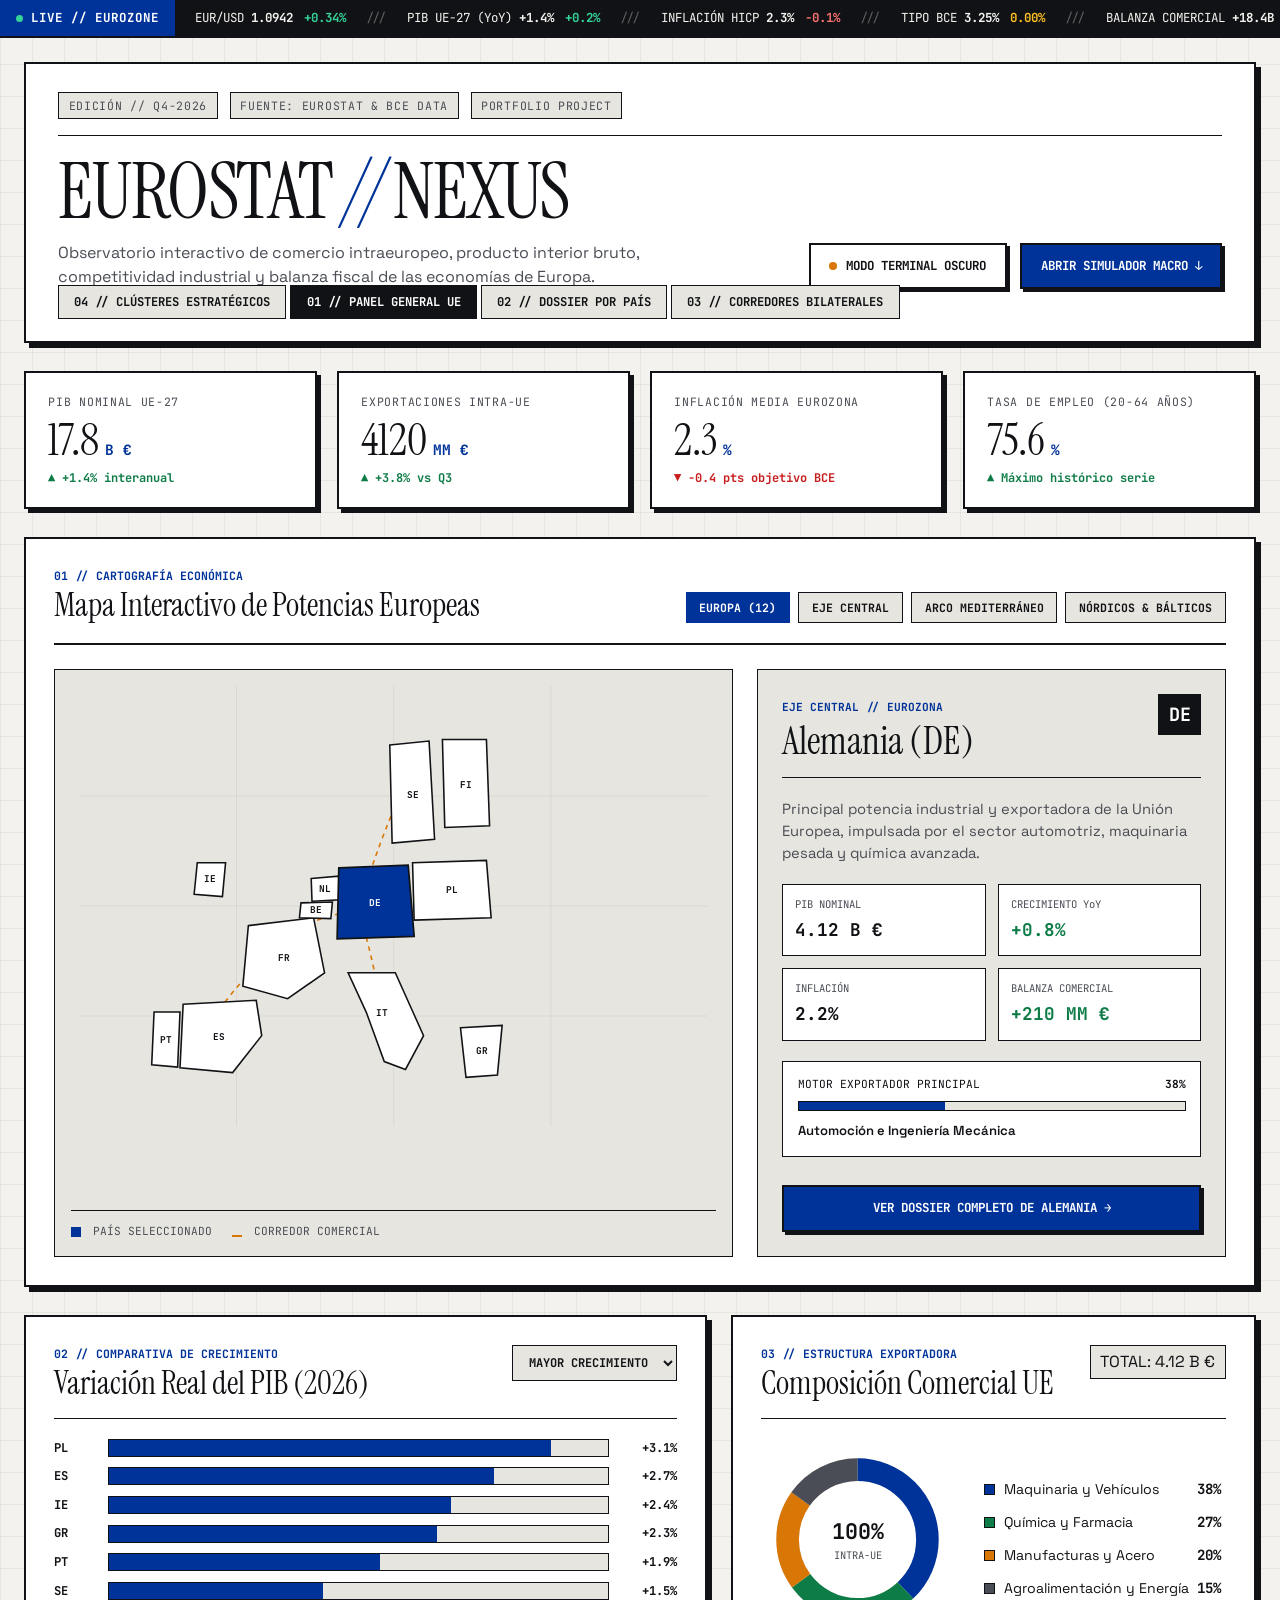
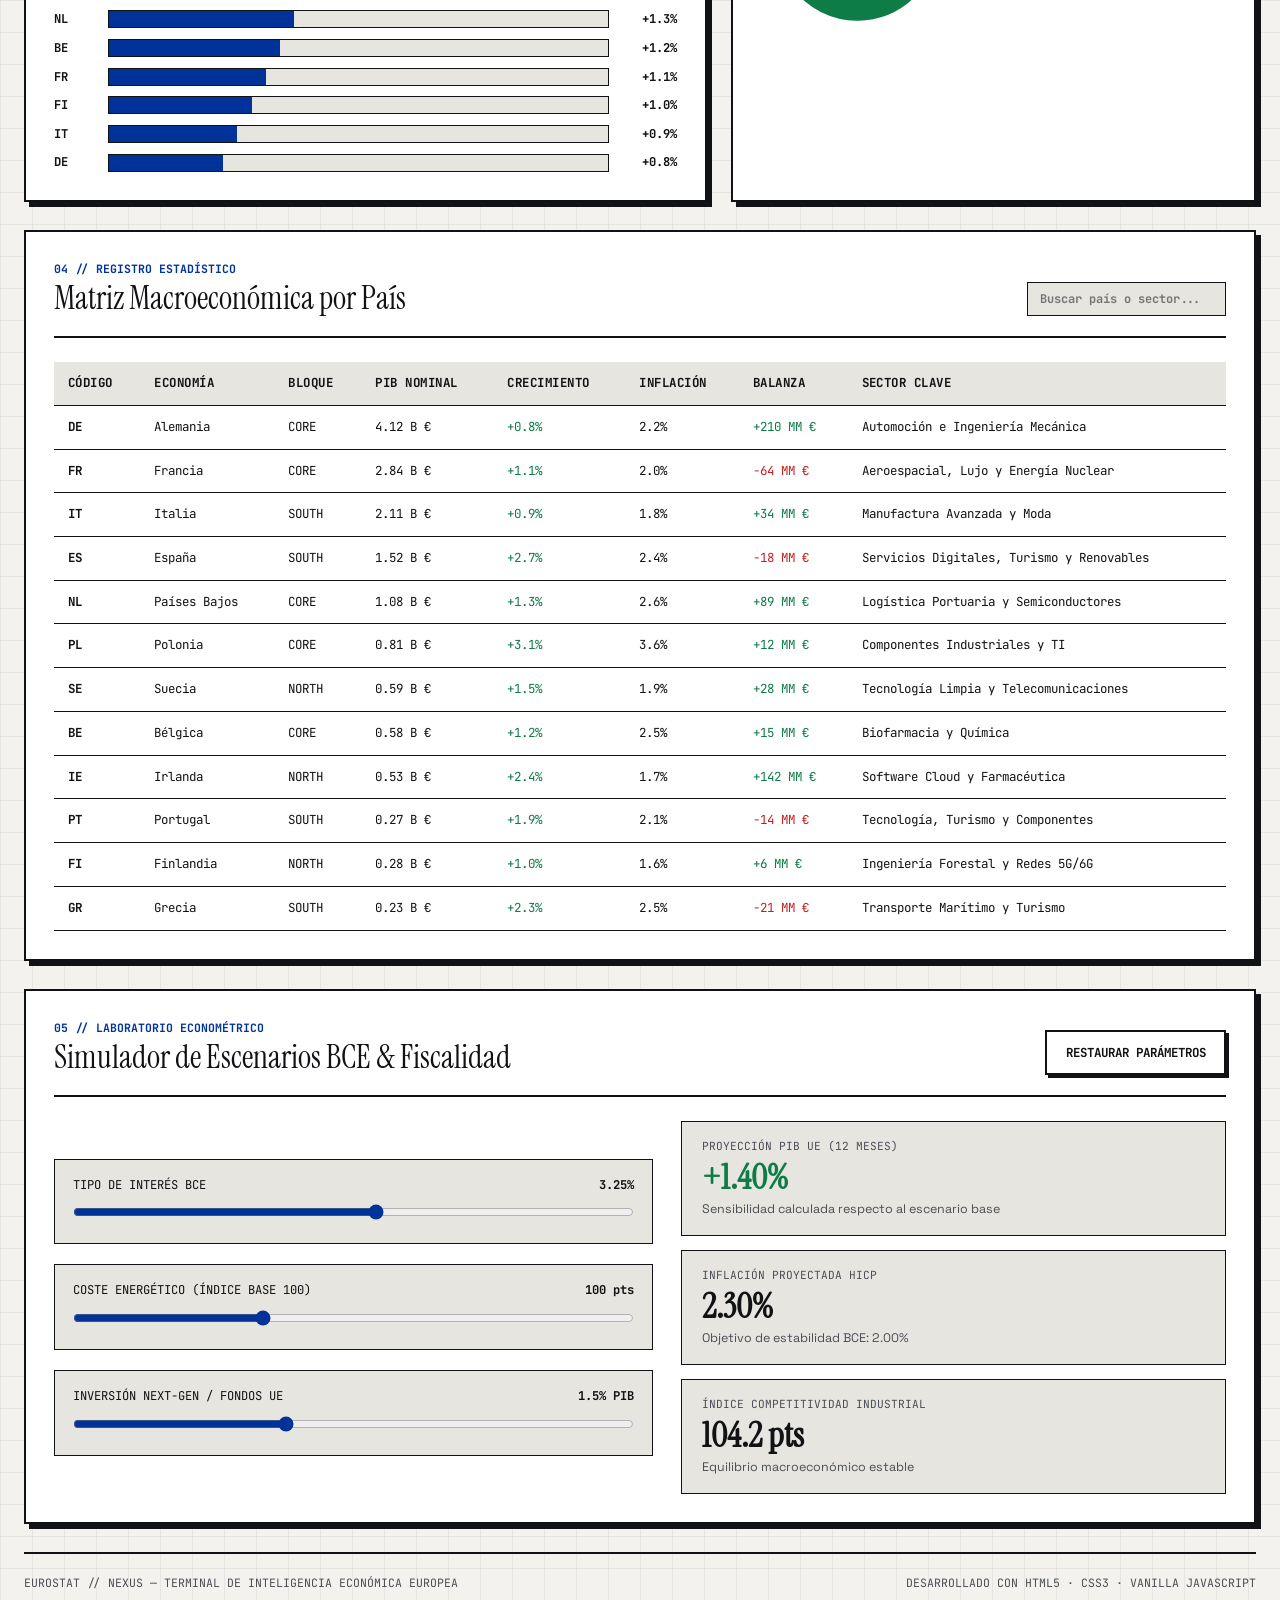
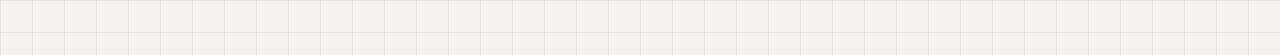
<file: index.html>
<!DOCTYPE html>
<html lang="es">
<head>
  <meta charset="UTF-8" />
  <meta name="viewport" content="width=device-width, initial-scale=1.0" />
  <title>EUROSTAT // NEXUS — Terminal Macroeconómica Europea</title>
  <link rel="preconnect" href="https://fonts.googleapis.com">
  <link rel="preconnect" href="https://fonts.gstatic.com" crossorigin>
  <link href="https://fonts.googleapis.com/css2?family=Instrument+Serif:ital@0;1&family=JetBrains+Mono:wght@400;500;700&family=Space+Grotesk:wght@400;500;600;700&display=swap" rel="stylesheet">
  <link rel="stylesheet" href="css/style.css">
    <script src="js/app.js" defer></script>
</head>
<body>

  <div class="eur-ticker-bar" aria-label="Indicadores financieros en tiempo real">
    <div class="ticker-badge">LIVE // EUROZONE</div>
    <div class="ticker-track-wrapper">
      <div class="ticker-track" id="tickerTrack">
        <span class="ticker-item">EUR/USD <strong>1.0942</strong> <em class="up">+0.34%</em></span>
        <span class="ticker-sep">///</span>
        <span class="ticker-item">PIB UE-27 (YoY) <strong>+1.4%</strong> <em class="up">+0.2%</em></span>
        <span class="ticker-sep">///</span>
        <span class="ticker-item">INFLACIÓN HICP <strong>2.3%</strong> <em class="down">-0.1%</em></span>
        <span class="ticker-sep">///</span>
        <span class="ticker-item">TIPO BCE <strong>3.25%</strong> <em class="neutral">0.00%</em></span>
        <span class="ticker-sep">///</span>
        <span class="ticker-item">BALANZA COMERCIAL <strong>+18.4B €</strong> <em class="up">+4.1%</em></span>
        <span class="ticker-sep">///</span>
        <span class="ticker-item">STOXX EUROPE 600 <strong>524.80</strong> <em class="up">+0.88%</em></span>
        <span class="ticker-sep">///</span>
        <span class="ticker-item">EUR/USD <strong>1.0942</strong> <em class="up">+0.34%</em></span>
        <span class="ticker-sep">///</span>
        <span class="ticker-item">PIB UE-27 (YoY) <strong>+1.4%</strong> <em class="up">+0.2%</em></span>
        <span class="ticker-sep">///</span>
        <span class="ticker-item">INFLACIÓN HICP <strong>2.3%</strong> <em class="down">-0.1%</em></span>
        <span class="ticker-sep">///</span>
        <span class="ticker-item">TIPO BCE <strong>3.25%</strong> <em class="neutral">0.00%</em></span>
        <span class="ticker-sep">///</span>
        <span class="ticker-item">BALANZA COMERCIAL <strong>+18.4B €</strong> <em class="up">+4.1%</em></span>
        <span class="ticker-sep">///</span>
        <span class="ticker-item">STOXX EUROPE 600 <strong>524.80</strong> <em class="up">+0.88%</em></span>
      </div>
    </div>
  </div>

  <main class="eur-shell">

    <header class="eur-editorial-header">
      <div class="header-meta-row">
        <span class="meta-tag">EDICIÓN // Q4-2026</span>
        <span class="meta-tag">FUENTE: EUROSTAT & BCE DATA</span>
        <span class="meta-tag">PORTFOLIO PROJECT</span>
      </div>

      <div class="header-main-grid">
        <div class="header-title-block">
          <h1 class="editorial-title">
            <span class="reveal-line">EUROSTAT <span class="accent-italic">//</span> NEXUS</span>
          </h1>
          <p class="editorial-subtitle">
            Observatorio interactivo de comercio intraeuropeo, producto interior bruto, 
            competitividad industrial y balanza fiscal de las economías de Europa.
          </p>
        </div>

        <div class="header-controls">
          <button id="themeToggleBtn" class="brutal-btn" type="button">
            <span class="btn-dot"></span>
            <span id="themeBtnText">MODO TERMINAL OSCURO</span>
          </button>
          <a href="#simulador" class="brutal-btn brutal-btn--accent">
            ABRIR SIMULADOR MACRO ↓
          </a>
        </div>
      </div>

      <a href="sectores.html" class="nav-tab-link">04 // CLÚSTERES ESTRATÉGICOS</a>
        <a href="index.html" class="nav-tab-link active">01 // PANEL GENERAL UE</a>
        <a href="pais.html?code=ES" class="nav-tab-link">02 // DOSSIER POR PAÍS</a>
        <a href="comercio.html" class="nav-tab-link">03 // CORREDORES BILATERALES</a>
      </nav>
    </header>

    <section class="eur-kpi-ribbon" aria-label="Indicadores clave de la Unión Europea">
      <article class="kpi-card">
        <span class="kpi-label">PIB NOMINAL UE-27</span>
        <div class="kpi-value-row">
          <span class="kpi-number" data-target="17.8" data-decimals="1">0.0</span>
          <span class="kpi-unit">B €</span>
        </div>
        <span class="kpi-delta up">▲ +1.4% interanual</span>
      </article>

      <article class="kpi-card">
        <span class="kpi-label">EXPORTACIONES INTRA-UE</span>
        <div class="kpi-value-row">
          <span class="kpi-number" data-target="4120" data-decimals="0">0</span>
          <span class="kpi-unit">MM €</span>
        </div>
        <span class="kpi-delta up">▲ +3.8% vs Q3</span>
      </article>

      <article class="kpi-card">
        <span class="kpi-label">INFLACIÓN MEDIA EUROZONA</span>
        <div class="kpi-value-row">
          <span class="kpi-number" data-target="2.3" data-decimals="1">0.0</span>
          <span class="kpi-unit">%</span>
        </div>
        <span class="kpi-delta down">▼ -0.4 pts objetivo BCE</span>
      </article>

      <article class="kpi-card">
        <span class="kpi-label">TASA DE EMPLEO (20-64 AÑOS)</span>
        <div class="kpi-value-row">
          <span class="kpi-number" data-target="75.6" data-decimals="1">0.0</span>
          <span class="kpi-unit">%</span>
        </div>
        <span class="kpi-delta up">▲ Máximo histórico serie</span>
      </article>
    </section>

    <section class="eur-map-stage">
      <div class="stage-topbar">
        <div class="stage-title-wrap">
          <span class="section-code">01 // CARTOGRAFÍA ECONÓMICA</span>
          <h2 class="section-heading">Mapa Interactivo de Potencias Europeas</h2>
        </div>

        <div class="region-filters" role="group" aria-label="Filtrar por bloque regional">
          <button class="filter-chip active" data-region="all" type="button">EUROPA (12)</button>
          <button class="filter-chip" data-region="core" type="button">EJE CENTRAL</button>
          <button class="filter-chip" data-region="south" type="button">ARCO MEDITERRÁNEO</button>
          <button class="filter-chip" data-region="north" type="button">NÓRDICOS & BÁLTICOS</button>
        </div>
      </div>

      <div class="map-workspace">
        <div class="map-canvas-box">
          <svg id="europeMapSvg" viewBox="0 0 800 560" class="europe-svg" role="img" aria-label="Mapa esquemático interactivo de países europeos">
            <g class="map-grid-lines" stroke="currentColor" stroke-opacity="0.08" stroke-width="1">
              <line x1="0" y1="140" x2="800" y2="140" />
              <line x1="0" y1="280" x2="800" y2="280" />
              <line x1="0" y1="420" x2="800" y2="420" />
              <line x1="200" y1="0" x2="200" y2="560" />
              <line x1="400" y1="0" x2="400" y2="560" />
              <line x1="600" y1="0" x2="600" y2="560" />
            </g>

            <g class="trade-routes">
              <path d="M 355 285 Q 270 300 245 335" class="route-line" />
              <path d="M 355 285 Q 375 350 385 415" class="route-line" />
              <path d="M 355 285 Q 420 270 475 265" class="route-line" />
              <path d="M 245 335 Q 190 390 155 445" class="route-line" />
              <path d="M 355 285 Q 380 200 410 135" class="route-line" />
            </g>

            <g class="country-node" data-country="PT" data-region="south">
              <polygon points="95,415 128,415 125,485 92,482" class="country-shape" />
              <text x="110" y="454" class="country-code">PT</text>
            </g>

            <g class="country-node" data-country="ES" data-region="south">
              <polygon points="132,405 225,400 232,445 195,492 128,486" class="country-shape" />
              <text x="178" y="450" class="country-code">ES</text>
            </g>

            <g class="country-node" data-country="FR" data-region="core">
              <polygon points="215,305 298,295 312,365 265,398 208,382" class="country-shape" />
              <text x="260" y="350" class="country-code">FR</text>
            </g>

            <g class="country-node" data-country="IE" data-region="north">
              <polygon points="150,225 186,225 182,268 146,265" class="country-shape" />
              <text x="166" y="250" class="country-code">IE</text>
            </g>

            <g class="country-node" data-country="NL" data-region="core">
              <polygon points="295,245 330,242 332,272 296,274" class="country-shape" />
              <text x="313" y="262" class="country-code">NL</text>
            </g>

            <g class="country-node" data-country="BE" data-region="core">
              <polygon points="282,276 322,275 320,296 280,295" class="country-shape" />
              <text x="301" y="289" class="country-code">BE</text>
            </g>

            <g class="country-node active" data-country="DE" data-region="core">
              <polygon points="334,235 415,232 422,315 332,318" class="country-shape" />
              <text x="376" y="280" class="country-code">DE</text>
            </g>

            <g class="country-node" data-country="IT" data-region="south">
              <polygon points="342,365 402,365 438,445 415,488 388,478 365,415" class="country-shape" />
              <text x="385" y="420" class="country-code">IT</text>
            </g>

            <g class="country-node" data-country="PL" data-region="core">
              <polygon points="424,225 518,222 524,295 426,298" class="country-shape" />
              <text x="474" y="264" class="country-code">PL</text>
            </g>

            <g class="country-node" data-country="SE" data-region="north">
              <polygon points="395,75 445,70 452,195 398,200" class="country-shape" />
              <text x="424" y="142" class="country-code">SE</text>
            </g>

            <g class="country-node" data-country="FI" data-region="north">
              <polygon points="462,68 518,68 522,178 465,180" class="country-shape" />
              <text x="492" y="130" class="country-code">FI</text>
            </g>

            <g class="country-node" data-country="GR" data-region="south">
              <polygon points="485,435 538,432 532,495 492,498" class="country-shape" />
              <text x="512" y="468" class="country-code">GR</text>
            </g>
          </svg>

          <div class="map-legend">
            <span><i class="legend-swatch active"></i> PAÍS SELECCIONADO</span>
            <span><i class="legend-swatch route"></i> CORREDOR COMERCIAL</span>
          </div>
        </div>

        <aside class="eur-country-inspector" id="countryInspector" aria-live="polite">
          <div class="inspector-header">
            <div>
              <span class="inspector-badge" id="inspRegion">EJE CENTRAL // EUROZONA</span>
              <h3 class="inspector-name" id="inspName">Alemania (DE)</h3>
            </div>
            <span class="inspector-flag" id="inspCode">DE</span>
          </div>

          <p class="inspector-desc" id="inspDesc">
            Principal potencia industrial y exportadora de la Unión Europea, impulsada por el sector automotriz, maquinaria pesada y química avanzada.
          </p>

          <div class="inspector-metrics-grid">
            <div class="insp-metric">
              <span>PIB NOMINAL</span>
              <strong id="inspGdp">4.12 B €</strong>
            </div>
            <div class="insp-metric">
              <span>CRECIMIENTO YoY</span>
              <strong id="inspGrowth" class="up">+0.8%</strong>
            </div>
            <div class="insp-metric">
              <span>INFLACIÓN</span>
              <strong id="inspInflation">2.2%</strong>
            </div>
            <div class="insp-metric">
              <span>BALANZA COMERCIAL</span>
              <strong id="inspTrade" class="up">+210 MM €</strong>
            </div>
          </div>

          <div class="inspector-sector-box">
            <div class="sector-header">
              <span>MOTOR EXPORTADOR PRINCIPAL</span>
              <strong id="inspSectorShare">38%</strong>
            </div>
            <div class="sector-bar-bg">
              <div class="sector-bar-fill" id="inspSectorBar" style="width: 38%;"></div>
            </div>
            <span class="sector-name" id="inspSectorName">Automoción e Ingeniería Mecánica</span>
          </div>

          <div class="inspector-actions">
            <a href="pais.html?code=DE" id="inspDetailLink" class="brutal-btn brutal-btn--accent">
              VER DOSSIER COMPLETO DE ALEMANIA →
            </a>
          </div>
        </aside>
      </div>
    </section>

    <section class="eur-analytics-grid">
      <article class="analytics-card">
        <div class="card-head">
          <div>
            <span class="section-code">02 // COMPARATIVA DE CRECIMIENTO</span>
            <h2 class="section-heading">Variación Real del PIB (2026)</h2>
          </div>
          <select id="chartSortSelect" class="brutal-select" aria-label="Ordenar gráfico">
            <option value="desc">MAYOR CRECIMIENTO</option>
            <option value="asc">MENOR CRECIMIENTO</option>
            <option value="gdp">POR TAMAÑO DE PIB</option>
          </select>
        </div>

        <div class="bar-chart-container" id="gdpBarChart"></div>
      </article>

      <article class="analytics-card">
        <div class="card-head">
          <div>
            <span class="section-code">03 // ESTRUCTURA EXPORTADORA</span>
            <h2 class="section-heading">Composición Comercial UE</h2>
          </div>
          <span class="meta-tag">TOTAL: 4.12 B €</span>
        </div>

        <div class="donut-layout">
          <div class="donut-visual">
            <svg viewBox="0 0 180 180" class="donut-svg">
              <circle cx="90" cy="90" r="68" class="donut-ring-bg" />
              <circle cx="90" cy="90" r="68" class="donut-segment seg-1" stroke-dasharray="162 427" stroke-dashoffset="0" />
              <circle cx="90" cy="90" r="68" class="donut-segment seg-2" stroke-dasharray="115 427" stroke-dashoffset="-162" />
              <circle cx="90" cy="90" r="68" class="donut-segment seg-3" stroke-dasharray="85 427" stroke-dashoffset="-277" />
              <circle cx="90" cy="90" r="68" class="donut-segment seg-4" stroke-dasharray="65 427" stroke-dashoffset="-362" />
            </svg>
            <div class="donut-center">
              <strong>100%</strong>
              <span>INTRA-UE</span>
            </div>
          </div>

          <ul class="donut-legend-list">
            <li><span class="dot c1"></span>Maquinaria y Vehículos <strong>38%</strong></li>
            <li><span class="dot c2"></span>Química y Farmacia <strong>27%</strong></li>
            <li><span class="dot c3"></span>Manufacturas y Acero <strong>20%</strong></li>
            <li><span class="dot c4"></span>Agroalimentación y Energía <strong>15%</strong></li>
          </ul>
        </div>
      </article>
    </section>

    <section class="eur-trade-matrix">
      <div class="stage-topbar">
        <div>
          <span class="section-code">04 // REGISTRO ESTADÍSTICO</span>
          <h2 class="section-heading">Matriz Macroeconómica por País</h2>
        </div>

        <div class="matrix-controls">
          <input type="search" id="countrySearchInput" class="brutal-input" placeholder="Buscar país o sector..." aria-label="Buscar país o sector" />
        </div>
      </div>

      <div class="table-scroll">
        <table class="data-table">
          <thead>
            <tr>
              <th>CÓDIGO</th>
              <th>ECONOMÍA</th>
              <th>BLOQUE</th>
              <th>PIB NOMINAL</th>
              <th>CRECIMIENTO</th>
              <th>INFLACIÓN</th>
              <th>BALANZA</th>
              <th>SECTOR CLAVE</th>
            </tr>
          </thead>
          <tbody id="macroTableBody"></tbody>
        </table>
      </div>
    </section>

    <section class="eur-simulator-drawer" id="simulador">
      <div class="stage-topbar">
        <div>
          <span class="section-code">05 // LABORATORIO ECONOMÉTRICO</span>
          <h2 class="section-heading">Simulador de Escenarios BCE & Fiscalidad</h2>
        </div>
        <button type="button" id="resetSimBtn" class="brutal-btn">RESTAURAR PARÁMETROS</button>
      </div>

      <div class="sim-grid">
        <div class="sim-controls-col">
          <div class="slider-group">
            <div class="slider-label-row">
              <label for="rateSlider">TIPO DE INTERÉS BCE</label>
              <strong id="rateValDisplay">3.25%</strong>
            </div>
            <input type="range" id="rateSlider" min="0" max="6" step="0.25" value="3.25" class="brutal-slider" />
          </div>

          <div class="slider-group">
            <div class="slider-label-row">
              <label for="energySlider">COSTE ENERGÉTICO (ÍNDICE BASE 100)</label>
              <strong id="energyValDisplay">100 pts</strong>
            </div>
            <input type="range" id="energySlider" min="60" max="180" step="5" value="100" class="brutal-slider" />
          </div>

          <div class="slider-group">
            <div class="slider-label-row">
              <label for="stimulusSlider">INVERSIÓN NEXT-GEN / FONDOS UE</label>
              <strong id="stimulusValDisplay">1.5% PIB</strong>
            </div>
            <input type="range" id="stimulusSlider" min="0" max="4" step="0.25" value="1.5" class="brutal-slider" />
          </div>
        </div>

        <div class="sim-output-col">
          <div class="sim-result-card">
            <span>PROYECCIÓN PIB UE (12 MESES)</span>
            <strong id="simGdpOut" class="up">+1.40%</strong>
            <small>Sensibilidad calculada respecto al escenario base</small>
          </div>

          <div class="sim-result-card">
            <span>INFLACIÓN PROYECTADA HICP</span>
            <strong id="simInfOut">2.30%</strong>
            <small>Objetivo de estabilidad BCE: 2.00%</small>
          </div>

          <div class="sim-result-card">
            <span>ÍNDICE COMPETITIVIDAD INDUSTRIAL</span>
            <strong id="simCompOut">104.2 pts</strong>
            <small id="simStatusNote">Equilibrio macroeconómico estable</small>
          </div>
        </div>
      </div>
    </section>

    <footer class="eur-footer">
      <span>EUROSTAT // NEXUS — TERMINAL DE INTELIGENCIA ECONÓMICA EUROPEA</span>
      <span>DESARROLLADO CON HTML5 · CSS3 · VANILLA JAVASCRIPT</span>
    </footer>

  </main>
</body>
</html>
</file>
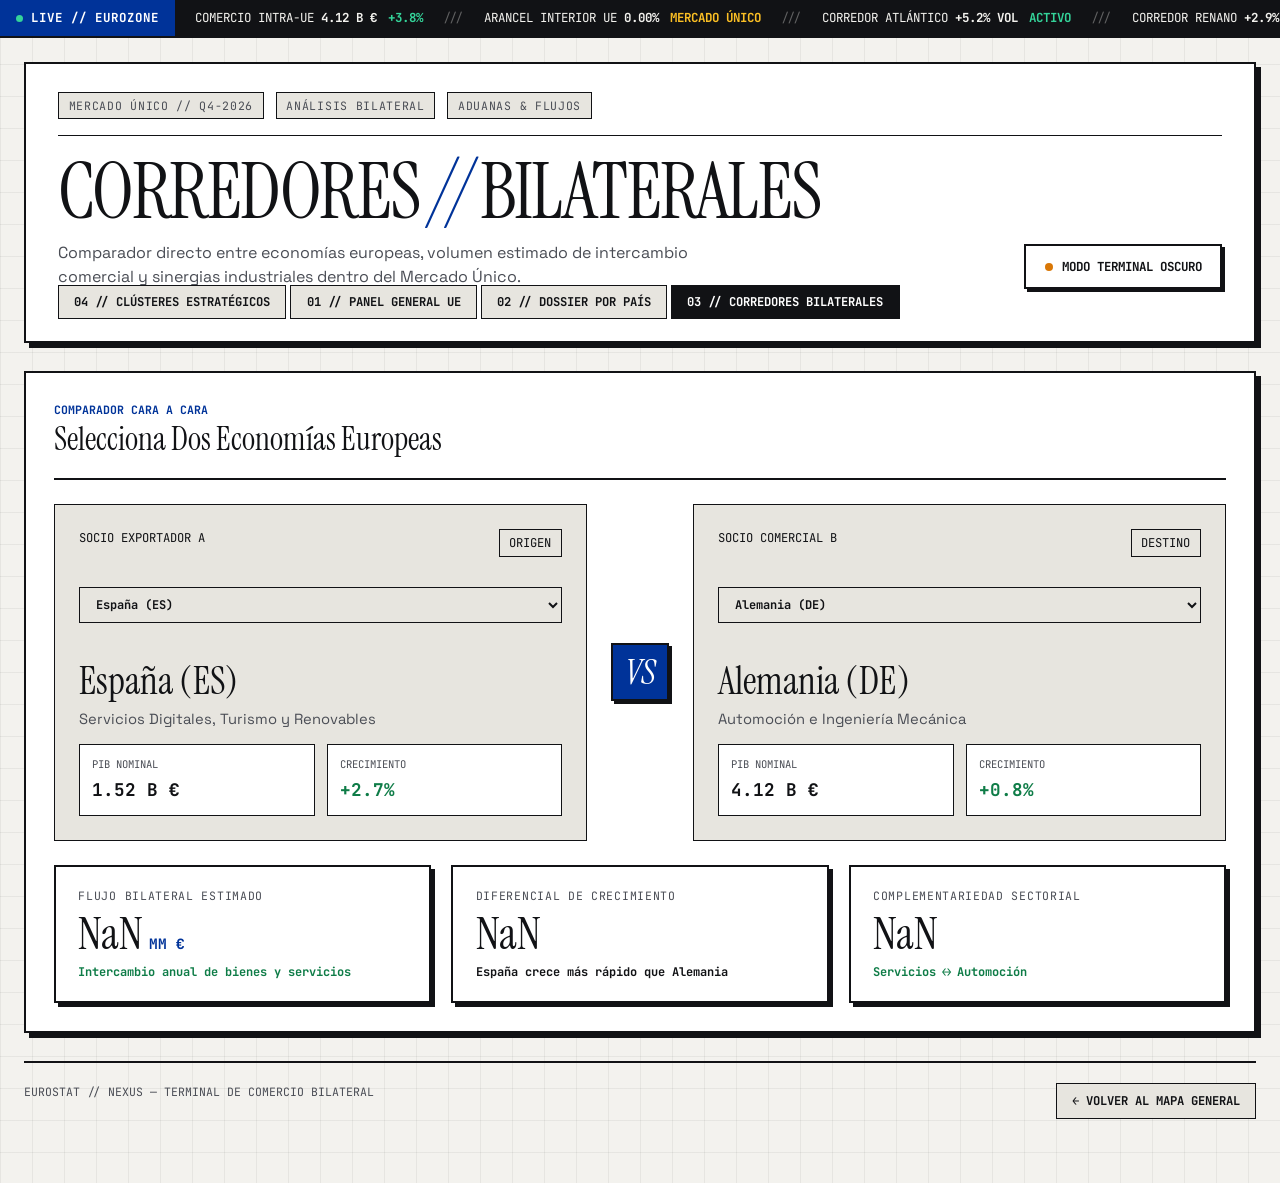
<file: comercio.html>
<!DOCTYPE html>
<html lang="es">
<head>
  <meta charset="UTF-8" />
  <meta name="viewport" content="width=device-width, initial-scale=1.0" />
  <title>CORREDORES BILATERALES // EUROSTAT NEXUS</title>
  <link rel="preconnect" href="https://fonts.googleapis.com">
  <link rel="preconnect" href="https://fonts.gstatic.com" crossorigin>
  <link href="https://fonts.googleapis.com/css2?family=Instrument+Serif:ital@0;1&family=JetBrains+Mono:wght@400;500;700&family=Space+Grotesk:wght@400;500;600;700&display=swap" rel="stylesheet">
  <link rel="stylesheet" href="css/style.css">
    <script src="js/app.js" defer></script>
</head>
<body>

  <div class="eur-ticker-bar" aria-label="Indicadores financieros en tiempo real">
    <div class="ticker-badge">LIVE // EUROZONE</div>
    <div class="ticker-track-wrapper">
      <div class="ticker-track">
        <span class="ticker-item">COMERCIO INTRA-UE <strong>4.12 B €</strong> <em class="up">+3.8%</em></span>
        <span class="ticker-sep">///</span>
        <span class="ticker-item">ARANCEL INTERIOR UE <strong>0.00%</strong> <em class="neutral">MERCADO ÚNICO</em></span>
        <span class="ticker-sep">///</span>
        <span class="ticker-item">CORREDOR ATLÁNTICO <strong>+5.2% VOL</strong> <em class="up">ACTIVO</em></span>
        <span class="ticker-sep">///</span>
        <span class="ticker-item">CORREDOR RENANO <strong>+2.9% VOL</strong> <em class="up">ACTIVO</em></span>
        <span class="ticker-sep">///</span>
        <span class="ticker-item">COMERCIO INTRA-UE <strong>4.12 B €</strong> <em class="up">+3.8%</em></span>
        <span class="ticker-sep">///</span>
        <span class="ticker-item">ARANCEL INTERIOR UE <strong>0.00%</strong> <em class="neutral">MERCADO ÚNICO</em></span>
        <span class="ticker-sep">///</span>
        <span class="ticker-item">CORREDOR ATLÁNTICO <strong>+5.2% VOL</strong> <em class="up">ACTIVO</em></span>
        <span class="ticker-sep">///</span>
        <span class="ticker-item">CORREDOR RENANO <strong>+2.9% VOL</strong> <em class="up">ACTIVO</em></span>
      </div>
    </div>
  </div>

  <main class="eur-shell">

    <header class="eur-editorial-header">
      <div class="header-meta-row">
        <span class="meta-tag">MERCADO ÚNICO // Q4-2026</span>
        <span class="meta-tag">ANÁLISIS BILATERAL</span>
        <span class="meta-tag">ADUANAS & FLUJOS</span>
      </div>

      <div class="header-main-grid">
        <div class="header-title-block">
          <h1 class="editorial-title">
            <span class="reveal-line">CORREDORES <span class="accent-italic">//</span> BILATERALES</span>
          </h1>
          <p class="editorial-subtitle">
            Comparador directo entre economías europeas, volumen estimado de intercambio comercial 
            y sinergias industriales dentro del Mercado Único.
          </p>
        </div>

        <div class="header-controls">
          <button id="themeToggleBtn" class="brutal-btn" type="button">
            <span class="btn-dot"></span>
            <span id="themeBtnText">MODO TERMINAL OSCURO</span>
          </button>
        </div>
      </div>

      <a href="sectores.html" class="nav-tab-link">04 // CLÚSTERES ESTRATÉGICOS</a>
        <a href="index.html" class="nav-tab-link">01 // PANEL GENERAL UE</a>
        <a href="pais.html?code=ES" class="nav-tab-link">02 // DOSSIER POR PAÍS</a>
        <a href="comercio.html" class="nav-tab-link active">03 // CORREDORES BILATERALES</a>
      </nav>
    </header>

    <section class="eur-map-stage">
      <div class="stage-topbar">
        <div>
          <span class="section-code">COMPARADOR CARA A CARA</span>
          <h2 class="section-heading">Selecciona Dos Economías Europeas</h2>
        </div>
      </div>

      <div class="compare-grid">
        <div class="eur-country-inspector">
          <div class="slider-label-row">
            <label for="partnerASelect">SOCIO EXPORTADOR A</label>
            <span class="meta-tag">ORIGEN</span>
          </div>
          <select id="partnerASelect" class="brutal-select" style="width: 100%; margin-bottom: 1rem;"></select>
          <div id="partnerACard"></div>
        </div>

        <div class="vs-badge">VS</div>

        <div class="eur-country-inspector">
          <div class="slider-label-row">
            <label for="partnerBSelect">SOCIO COMERCIAL B</label>
            <span class="meta-tag">DESTINO</span>
          </div>
          <select id="partnerBSelect" class="brutal-select" style="width: 100%; margin-bottom: 1rem;"></select>
          <div id="partnerBCard"></div>
        </div>
      </div>

      <div class="eur-kpi-ribbon" style="margin-bottom: 0;">
        <article class="kpi-card">
          <span class="kpi-label">FLUJO BILATERAL ESTIMADO</span>
          <div class="kpi-value-row">
            <span class="kpi-number" id="bilateralVolume">0.0</span>
            <span class="kpi-unit">MM €</span>
          </div>
          <span class="kpi-delta up">Intercambio anual de bienes y servicios</span>
        </article>

        <article class="kpi-card">
          <span class="kpi-label">DIFERENCIAL DE CRECIMIENTO</span>
          <div class="kpi-value-row">
            <span class="kpi-number" id="bilateralDiff">0.0%</span>
          </div>
          <span class="kpi-delta" id="bilateralLeader">Comparativa de dinamismo PIB</span>
        </article>

        <article class="kpi-card">
          <span class="kpi-label">COMPLEMENTARIEDAD SECTORIAL</span>
          <div class="kpi-value-row">
            <span class="kpi-number" id="bilateralSynergy">ALTA</span>
          </div>
          <span class="kpi-delta up" id="bilateralNote">Cadenas de suministro integradas</span>
        </article>
      </div>
    </section>

    <footer class="eur-footer">
      <span>EUROSTAT // NEXUS — TERMINAL DE COMERCIO BILATERAL</span>
      <a href="index.html" class="nav-tab-link">← VOLVER AL MAPA GENERAL</a>
    </footer>

  </main>
</body>
</html>
</file>
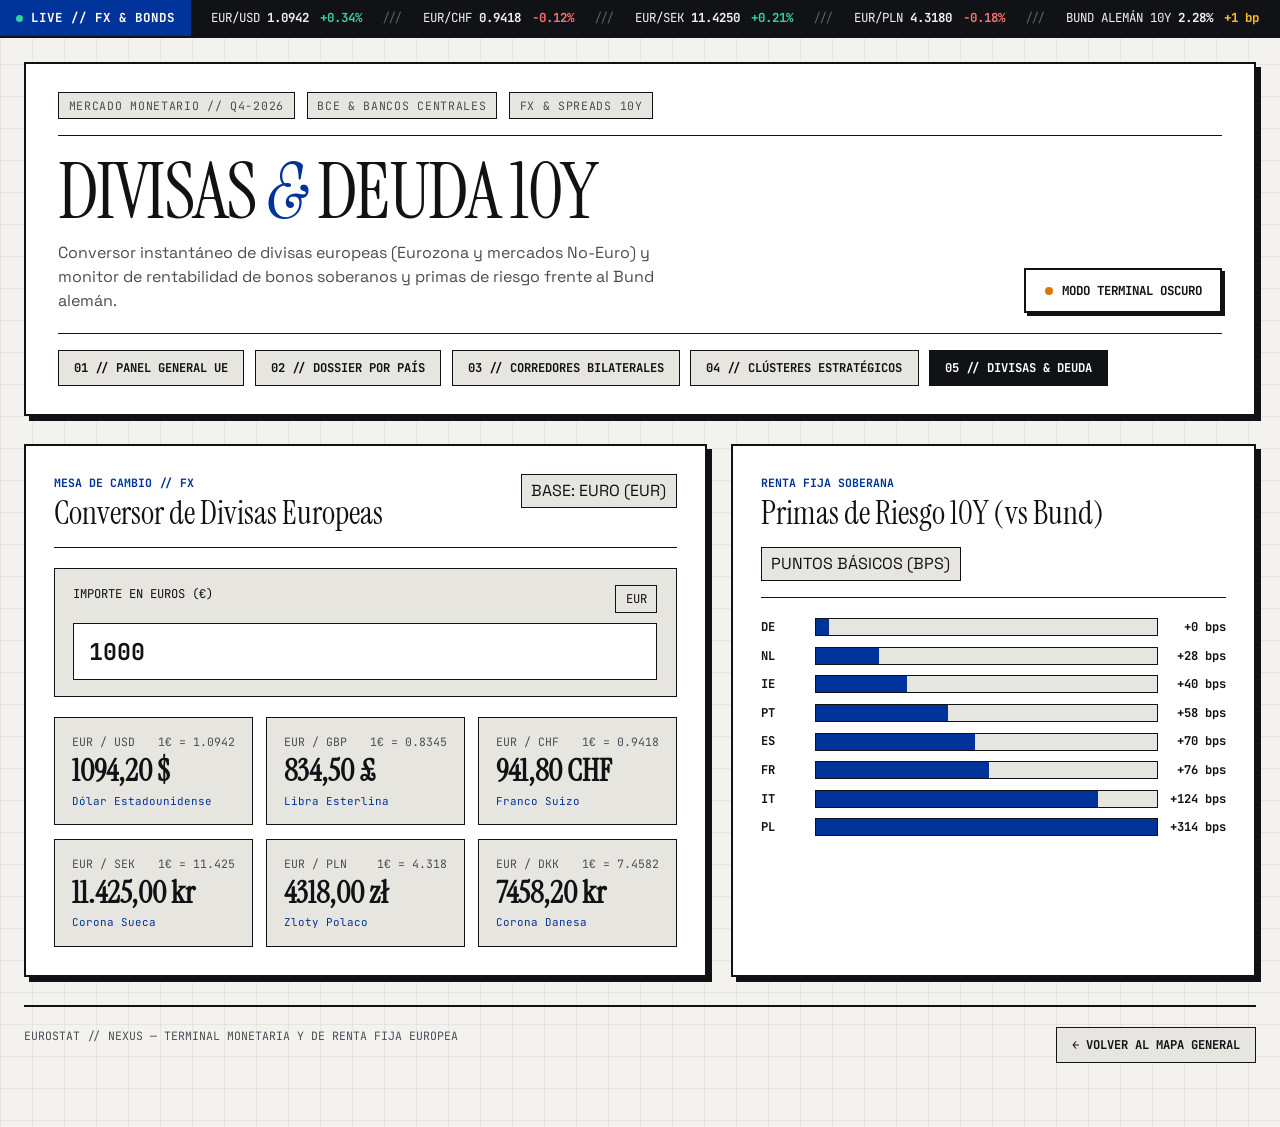
<file: divisas.html>
<!DOCTYPE html>
<html lang="es">
<head>
  <meta charset="UTF-8" />
  <meta name="viewport" content="width=device-width, initial-scale=1.0" />
  <title>DIVISAS & DEUDA // EUROSTAT NEXUS</title>
  <link rel="preconnect" href="https://fonts.googleapis.com">
  <link rel="preconnect" href="https://fonts.gstatic.com" crossorigin>
  <link href="https://fonts.googleapis.com/css2?family=Instrument+Serif:ital@0;1&family=JetBrains+Mono:wght@400;500;700&family=Space+Grotesk:wght@400;500;600;700&display=swap" rel="stylesheet">
  <link rel="stylesheet" href="css/style.css">
    <script src="js/app.js" defer></script>
</head>
<body>

  <div class="eur-ticker-bar" aria-label="Indicadores financieros en tiempo real">
    <div class="ticker-badge">LIVE // FX & BONDS</div>
    <div class="ticker-track-wrapper">
      <div class="ticker-track">
        <span class="ticker-item">EUR/USD <strong>1.0942</strong> <em class="up">+0.34%</em></span>
        <span class="ticker-sep">///</span>
        <span class="ticker-item">EUR/CHF <strong>0.9418</strong> <em class="down">-0.12%</em></span>
        <span class="ticker-sep">///</span>
        <span class="ticker-item">EUR/SEK <strong>11.4250</strong> <em class="up">+0.21%</em></span>
        <span class="ticker-sep">///</span>
        <span class="ticker-item">EUR/PLN <strong>4.3180</strong> <em class="down">-0.18%</em></span>
        <span class="ticker-sep">///</span>
        <span class="ticker-item">BUND ALEMÁN 10Y <strong>2.28%</strong> <em class="neutral">+1 bp</em></span>
        <span class="ticker-sep">///</span>
        <span class="ticker-item">BONO ESPAÑOL 10Y <strong>2.98%</strong> <em class="down">-2 bps</em></span>
        <span class="ticker-sep">///</span>
        <span class="ticker-item">EUR/USD <strong>1.0942</strong> <em class="up">+0.34%</em></span>
        <span class="ticker-sep">///</span>
        <span class="ticker-item">EUR/CHF <strong>0.9418</strong> <em class="down">-0.12%</em></span>
        <span class="ticker-sep">///</span>
        <span class="ticker-item">EUR/SEK <strong>11.4250</strong> <em class="up">+0.21%</em></span>
        <span class="ticker-sep">///</span>
        <span class="ticker-item">EUR/PLN <strong>4.3180</strong> <em class="down">-0.18%</em></span>
        <span class="ticker-sep">///</span>
        <span class="ticker-item">BUND ALEMÁN 10Y <strong>2.28%</strong> <em class="neutral">+1 bp</em></span>
        <span class="ticker-sep">///</span>
        <span class="ticker-item">BONO ESPAÑOL 10Y <strong>2.98%</strong> <em class="down">-2 bps</em></span>
      </div>
    </div>
  </div>

  <main class="eur-shell">

    <header class="eur-editorial-header">
      <div class="header-meta-row">
        <span class="meta-tag">MERCADO MONETARIO // Q4-2026</span>
        <span class="meta-tag">BCE & BANCOS CENTRALES</span>
        <span class="meta-tag">FX & SPREADS 10Y</span>
      </div>

      <div class="header-main-grid">
        <div class="header-title-block">
          <h1 class="editorial-title">
            <span class="reveal-line">DIVISAS <span class="accent-italic">&</span> DEUDA 10Y</span>
          </h1>
          <p class="editorial-subtitle">
            Conversor instantáneo de divisas europeas (Eurozona y mercados No-Euro) y monitor 
            de rentabilidad de bonos soberanos y primas de riesgo frente al Bund alemán.
          </p>
        </div>

        <div class="header-controls">
          <button id="themeToggleBtn" class="brutal-btn" type="button">
            <span class="btn-dot"></span>
            <span id="themeBtnText">MODO TERMINAL OSCURO</span>
          </button>
        </div>
      </div>

      <nav class="eur-nav-tabs" aria-label="Navegación principal">
        <a href="index.html" class="nav-tab-link">01 // PANEL GENERAL UE</a>
        <a href="pais.html?code=ES" class="nav-tab-link">02 // DOSSIER POR PAÍS</a>
        <a href="comercio.html" class="nav-tab-link">03 // CORREDORES BILATERALES</a>
        <a href="sectores.html" class="nav-tab-link">04 // CLÚSTERES ESTRATÉGICOS</a>
        <a href="divisas.html" class="nav-tab-link active">05 // DIVISAS & DEUDA</a>
      </nav>
    </header>

    <section class="eur-analytics-grid">
      <article class="analytics-card">
        <div class="card-head">
          <div>
            <span class="section-code">MESA DE CAMBIO // FX</span>
            <h2 class="section-heading">Conversor de Divisas Europeas</h2>
          </div>
          <span class="meta-tag">BASE: EURO (EUR)</span>
        </div>

        <div class="fx-converter-box">
          <div class="slider-group">
            <div class="slider-label-row">
              <label for="fxAmountInput">IMPORTE EN EUROS (€)</label>
              <span class="meta-tag">EUR</span>
            </div>
            <input type="number" id="fxAmountInput" class="brutal-input fx-big-input" value="1000" min="0" step="50" />
          </div>

          <div class="fx-rates-grid" id="fxRatesGrid"></div>
        </div>
      </article>

      <article class="analytics-card">
        <div class="card-head">
          <div>
            <span class="section-code">RENTA FIJA SOBERANA</span>
            <h2 class="section-heading">Primas de Riesgo 10Y (vs Bund)</h2>
          </div>
          <span class="meta-tag">PUNTOS BÁSICOS (BPS)</span>
        </div>

        <div class="bar-chart-container" id="spreadBarsContainer"></div>
      </article>
    </section>

    <footer class="eur-footer">
      <span>EUROSTAT // NEXUS — TERMINAL MONETARIA Y DE RENTA FIJA EUROPEA</span>
      <a href="index.html" class="nav-tab-link">← VOLVER AL MAPA GENERAL</a>
    </footer>

  </main>
</body>
</html>
</file>
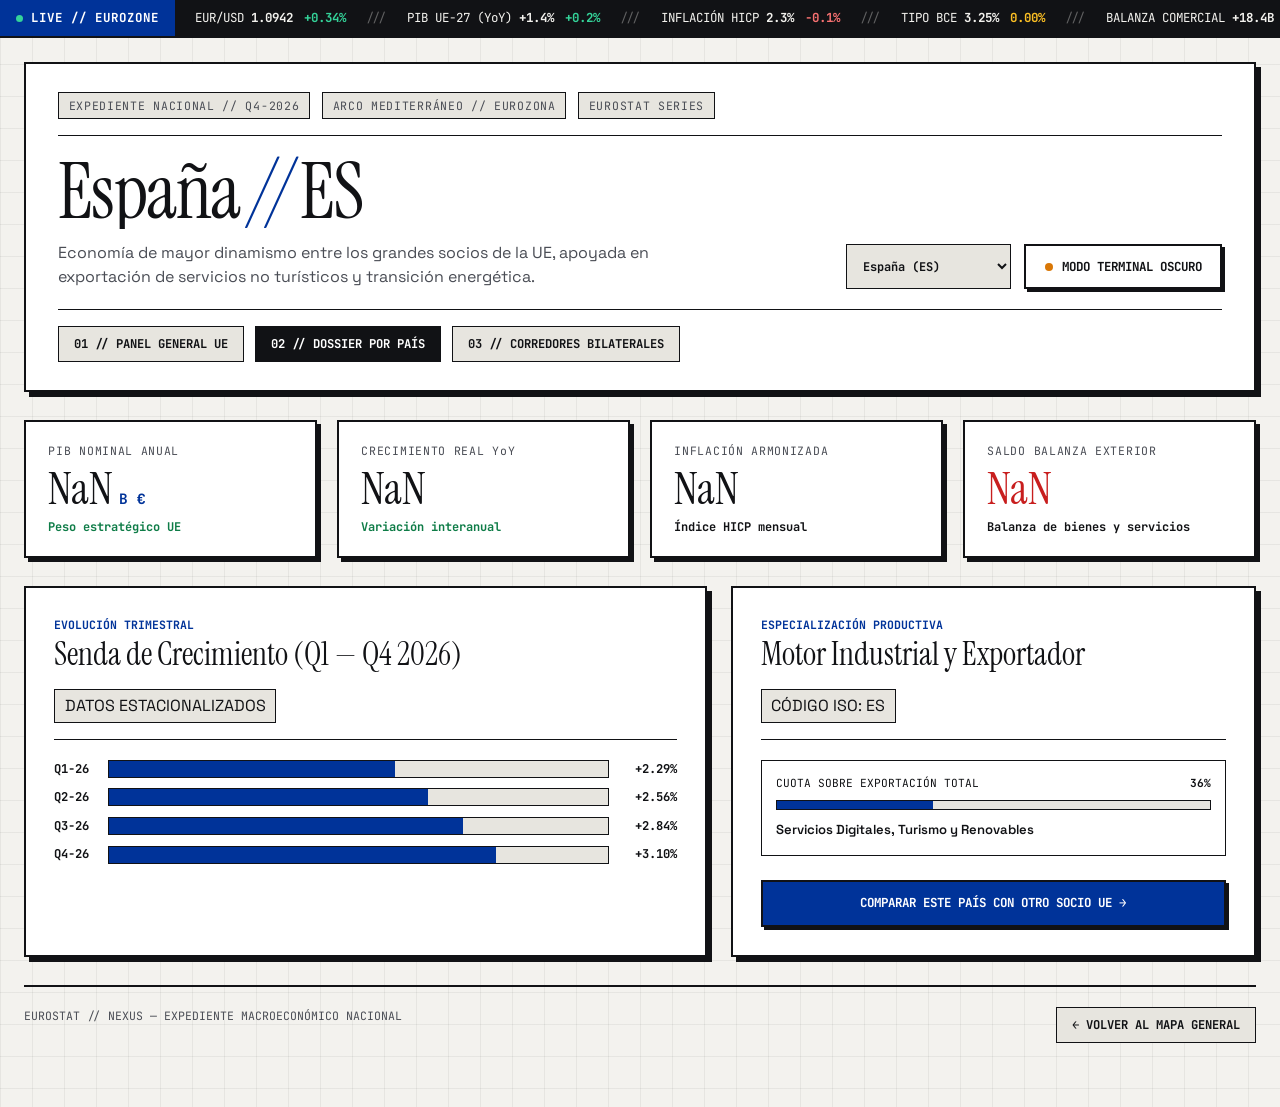
<file: pais.html>
<!DOCTYPE html>
<html lang="es">
<head>
  <meta charset="UTF-8" />
  <meta name="viewport" content="width=device-width, initial-scale=1.0" />
  <title>DOSSIER PAÍS // EUROSTAT NEXUS</title>
  <link rel="preconnect" href="https://fonts.googleapis.com">
  <link rel="preconnect" href="https://fonts.gstatic.com" crossorigin>
  <link href="https://fonts.googleapis.com/css2?family=Instrument+Serif:ital@0;1&family=JetBrains+Mono:wght@400;500;700&family=Space+Grotesk:wght@400;500;600;700&display=swap" rel="stylesheet">
  <link rel="stylesheet" href="css/style.css">  
    <script src="js/app.js" defer></script>
</head>
<body>

  <div class="eur-ticker-bar" aria-label="Indicadores financieros en tiempo real">
    <div class="ticker-badge">LIVE // EUROZONE</div>
    <div class="ticker-track-wrapper">
      <div class="ticker-track">
        <span class="ticker-item">EUR/USD <strong>1.0942</strong> <em class="up">+0.34%</em></span>
        <span class="ticker-sep">///</span>
        <span class="ticker-item">PIB UE-27 (YoY) <strong>+1.4%</strong> <em class="up">+0.2%</em></span>
        <span class="ticker-sep">///</span>
        <span class="ticker-item">INFLACIÓN HICP <strong>2.3%</strong> <em class="down">-0.1%</em></span>
        <span class="ticker-sep">///</span>
        <span class="ticker-item">TIPO BCE <strong>3.25%</strong> <em class="neutral">0.00%</em></span>
        <span class="ticker-sep">///</span>
        <span class="ticker-item">BALANZA COMERCIAL <strong>+18.4B €</strong> <em class="up">+4.1%</em></span>
        <span class="ticker-sep">///</span>
        <span class="ticker-item">EUR/USD <strong>1.0942</strong> <em class="up">+0.34%</em></span>
        <span class="ticker-sep">///</span>
        <span class="ticker-item">PIB UE-27 (YoY) <strong>+1.4%</strong> <em class="up">+0.2%</em></span>
        <span class="ticker-sep">///</span>
        <span class="ticker-item">INFLACIÓN HICP <strong>2.3%</strong> <em class="down">-0.1%</em></span>
        <span class="ticker-sep">///</span>
        <span class="ticker-item">TIPO BCE <strong>3.25%</strong> <em class="neutral">0.00%</em></span>
        <span class="ticker-sep">///</span>
        <span class="ticker-item">BALANZA COMERCIAL <strong>+18.4B €</strong> <em class="up">+4.1%</em></span>
      </div>
    </div>
  </div>

  <main class="eur-shell">

    <header class="eur-editorial-header">
      <div class="header-meta-row">
        <span class="meta-tag">EXPEDIENTE NACIONAL // Q4-2026</span>
        <span class="meta-tag" id="dossierRegionTag">BLOQUE ECONÓMICO</span>
        <span class="meta-tag">EUROSTAT SERIES</span>
      </div>

      <div class="header-main-grid">
        <div class="header-title-block">
          <h1 class="editorial-title">
            <span class="reveal-line" id="dossierTitle">Cargando País...</span>
          </h1>
          <p class="editorial-subtitle" id="dossierDesc">
            Radiografía estructural, evolución trimestral del producto interior bruto y especialización comercial.
          </p>
        </div>

        <div class="header-controls">
          <select id="countrySwitcherSelect" class="brutal-select" aria-label="Cambiar país del dossier"></select>
          <button id="themeToggleBtn" class="brutal-btn" type="button">
            <span class="btn-dot"></span>
            <span id="themeBtnText">MODO TERMINAL OSCURO</span>
          </button>
        </div>
      </div>

      <nav class="eur-nav-tabs" aria-label="Navegación principal">
        <a href="index.html" class="nav-tab-link">01 // PANEL GENERAL UE</a>
        <a href="pais.html?code=ES" class="nav-tab-link active">02 // DOSSIER POR PAÍS</a>
        <a href="comercio.html" class="nav-tab-link">03 // CORREDORES BILATERALES</a>
      </nav>
    </header>

    <section class="eur-kpi-ribbon">
      <article class="kpi-card">
        <span class="kpi-label">PIB NOMINAL ANUAL</span>
        <div class="kpi-value-row">
          <span class="kpi-number" id="dGdp">0.00</span>
          <span class="kpi-unit">B €</span>
        </div>
        <span class="kpi-delta up" id="dRank">Peso estratégico UE</span>
      </article>

      <article class="kpi-card">
        <span class="kpi-label">CRECIMIENTO REAL YoY</span>
        <div class="kpi-value-row">
          <span class="kpi-number" id="dGrowth">+0.0%</span>
        </div>
        <span class="kpi-delta up">Variación interanual</span>
      </article>

      <article class="kpi-card">
        <span class="kpi-label">INFLACIÓN ARMONIZADA</span>
        <div class="kpi-value-row">
          <span class="kpi-number" id="dInf">0.0%</span>
        </div>
        <span class="kpi-delta">Índice HICP mensual</span>
      </article>

      <article class="kpi-card">
        <span class="kpi-label">SALDO BALANZA EXTERIOR</span>
        <div class="kpi-value-row">
          <span class="kpi-number" id="dTrade">0 MM €</span>
        </div>
        <span class="kpi-delta" id="dTradeStatus">Balanza de bienes y servicios</span>
      </article>
    </section>

    <section class="eur-analytics-grid">
      <article class="analytics-card">
        <div class="card-head">
          <div>
            <span class="section-code">EVOLUCIÓN TRIMESTRAL</span>
            <h2 class="section-heading">Senda de Crecimiento (Q1 — Q4 2026)</h2>
          </div>
          <span class="meta-tag">DATOS ESTACIONALIZADOS</span>
        </div>
        <div class="bar-chart-container" id="quarterlyBars"></div>
      </article>

      <article class="analytics-card">
        <div class="card-head">
          <div>
            <span class="section-code">ESPECIALIZACIÓN PRODUCTIVA</span>
            <h2 class="section-heading">Motor Industrial y Exportador</h2>
          </div>
          <span class="meta-tag" id="dCodeBadge">UE</span>
        </div>

        <div class="inspector-sector-box" style="margin-bottom: 1rem;">
          <div class="sector-header">
            <span>CUOTA SOBRE EXPORTACIÓN TOTAL</span>
            <strong id="dSectorShare">0%</strong>
          </div>
          <div class="sector-bar-bg">
            <div class="sector-bar-fill" id="dSectorBar" style="width: 0%;"></div>
          </div>
          <span class="sector-name" id="dSectorName">—</span>
        </div>

        <div class="inspector-actions">
          <a href="comercio.html" class="brutal-btn brutal-btn--accent">
            COMPARAR ESTE PAÍS CON OTRO SOCIO UE →
          </a>
        </div>
      </article>
    </section>

    <footer class="eur-footer">
      <span>EUROSTAT // NEXUS — EXPEDIENTE MACROECONÓMICO NACIONAL</span>
      <a href="index.html" class="nav-tab-link">← VOLVER AL MAPA GENERAL</a>
    </footer>

  </main>
</body>
</html>
</file>
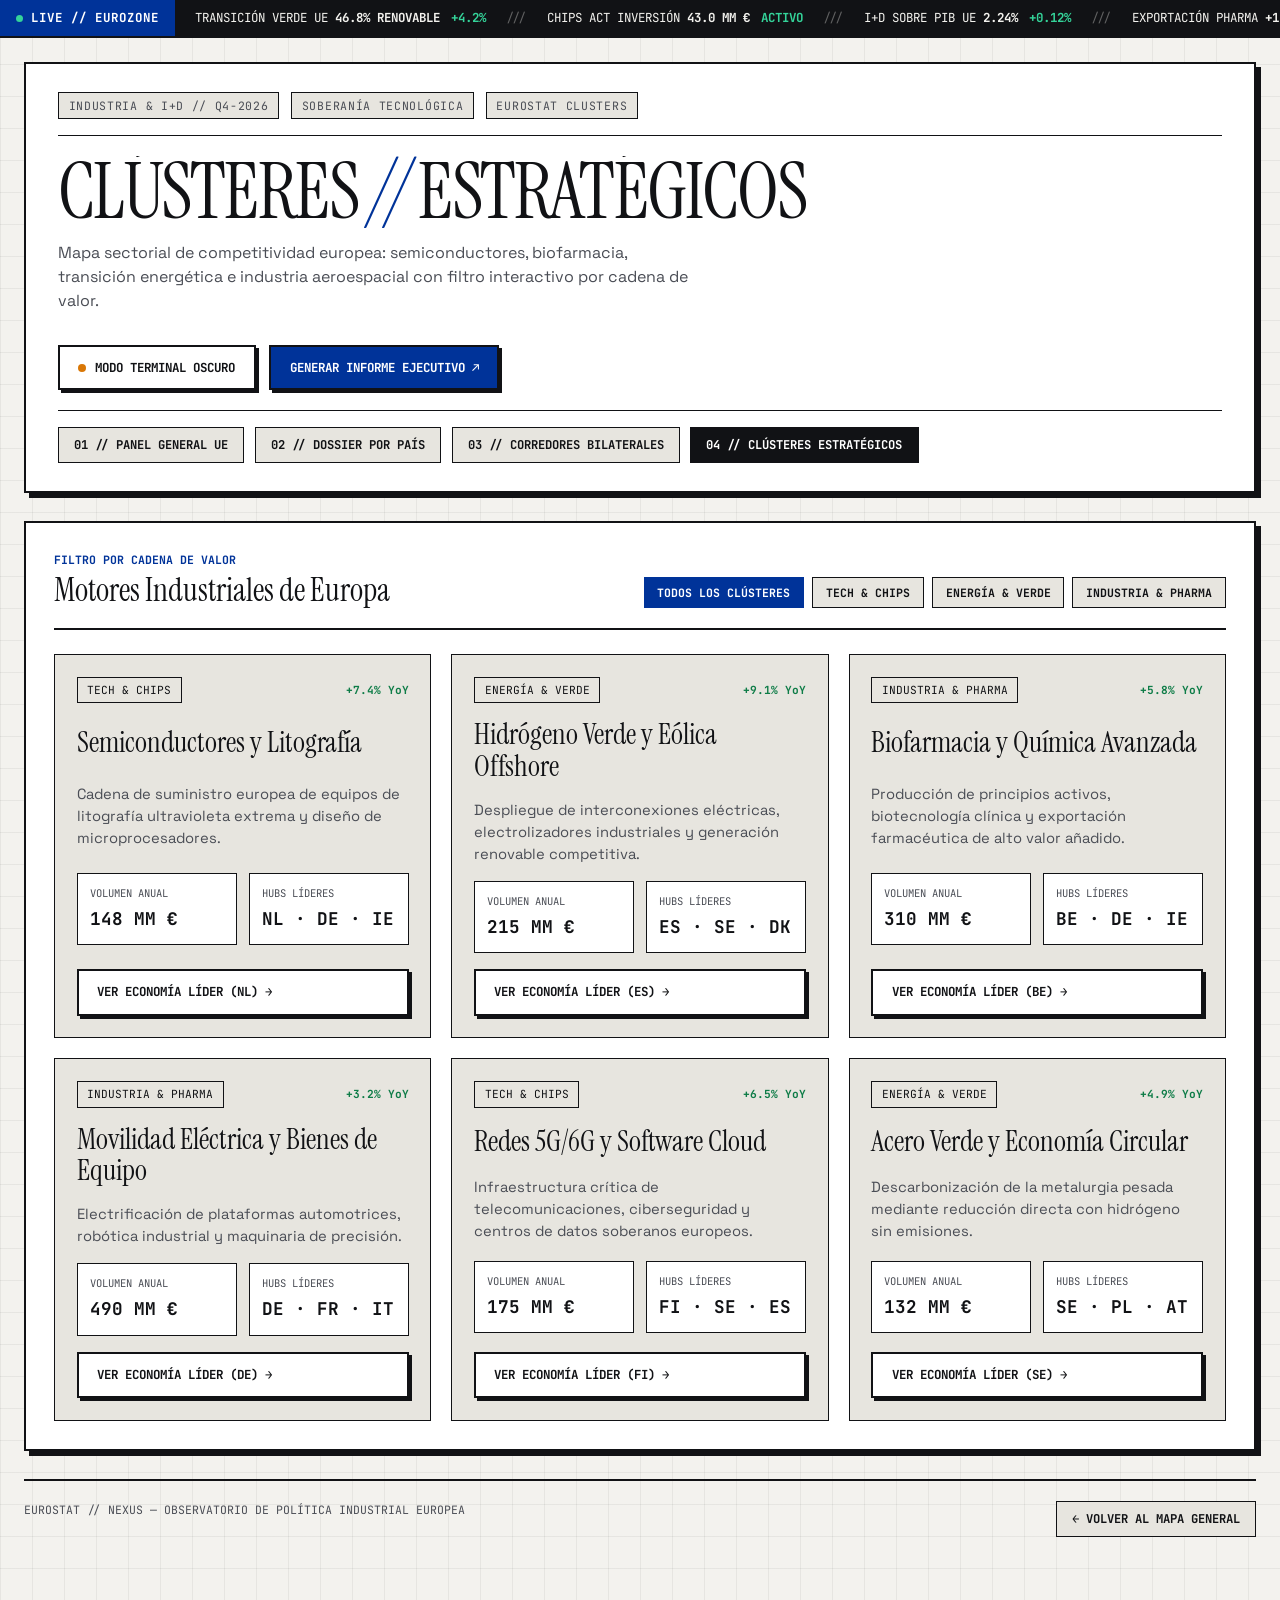
<file: sectores.html>
<!DOCTYPE html>
<html lang="es">
<head>
  <meta charset="UTF-8" />
  <meta name="viewport" content="width=device-width, initial-scale=1.0" />
  <title>SECTORES ESTRATÉGICOS // EUROSTAT NEXUS</title>
  <link rel="preconnect" href="https://fonts.googleapis.com">
  <link rel="preconnect" href="https://fonts.gstatic.com" crossorigin>
  <link href="https://fonts.googleapis.com/css2?family=Instrument+Serif:ital@0;1&family=JetBrains+Mono:wght@400;500;700&family=Space+Grotesk:wght@400;500;600;700&display=swap" rel="stylesheet">
  <link rel="stylesheet" href="css/style.css">
    <script src="js/app.js" defer></script>
</head>
<body>

  <div class="eur-ticker-bar" aria-label="Indicadores financieros en tiempo real">
    <div class="ticker-badge">LIVE // EUROZONE</div>
    <div class="ticker-track-wrapper">
      <div class="ticker-track">
        <span class="ticker-item">TRANSICIÓN VERDE UE <strong>46.8% RENOVABLE</strong> <em class="up">+4.2%</em></span>
        <span class="ticker-sep">///</span>
        <span class="ticker-item">CHIPS ACT INVERSIÓN <strong>43.0 MM €</strong> <em class="up">ACTIVO</em></span>
        <span class="ticker-sep">///</span>
        <span class="ticker-item">I+D SOBRE PIB UE <strong>2.24%</strong> <em class="up">+0.12%</em></span>
        <span class="ticker-sep">///</span>
        <span class="ticker-item">EXPORTACIÓN PHARMA <strong>+118 MM €</strong> <em class="up">+6.4%</em></span>
        <span class="ticker-sep">///</span>
        <span class="ticker-item">TRANSICIÓN VERDE UE <strong>46.8% RENOVABLE</strong> <em class="up">+4.2%</em></span>
        <span class="ticker-sep">///</span>
        <span class="ticker-item">CHIPS ACT INVERSIÓN <strong>43.0 MM €</strong> <em class="up">ACTIVO</em></span>
        <span class="ticker-sep">///</span>
        <span class="ticker-item">I+D SOBRE PIB UE <strong>2.24%</strong> <em class="up">+0.12%</em></span>
        <span class="ticker-sep">///</span>
        <span class="ticker-item">EXPORTACIÓN PHARMA <strong>+118 MM €</strong> <em class="up">+6.4%</em></span>
      </div>
    </div>
  </div>

  <main class="eur-shell">

    <header class="eur-editorial-header">
      <div class="header-meta-row">
        <span class="meta-tag">INDUSTRIA & I+D // Q4-2026</span>
        <span class="meta-tag">SOBERANÍA TECNOLÓGICA</span>
        <span class="meta-tag">EUROSTAT CLUSTERS</span>
      </div>

      <div class="header-main-grid">
        <div class="header-title-block">
          <h1 class="editorial-title">
            <span class="reveal-line">CLÚSTERES <span class="accent-italic">//</span> ESTRATÉGICOS</span>
          </h1>
          <p class="editorial-subtitle">
            Mapa sectorial de competitividad europea: semiconductores, biofarmacia, transición energética 
            e industria aeroespacial con filtro interactivo por cadena de valor.
          </p>
        </div>

        <div class="header-controls">
          <button id="themeToggleBtn" class="brutal-btn" type="button">
            <span class="btn-dot"></span>
            <span id="themeBtnText">MODO TERMINAL OSCURO</span>
          </button>
          <button id="exportBriefBtn" class="brutal-btn brutal-btn--accent" type="button">
            GENERAR INFORME EJECUTIVO ↗
          </button>
        </div>
      </div>

      <nav class="eur-nav-tabs" aria-label="Navegación principal">
        <a href="index.html" class="nav-tab-link">01 // PANEL GENERAL UE</a>
        <a href="pais.html?code=ES" class="nav-tab-link">02 // DOSSIER POR PAÍS</a>
        <a href="comercio.html" class="nav-tab-link">03 // CORREDORES BILATERALES</a>
        <a href="sectores.html" class="nav-tab-link active">04 // CLÚSTERES ESTRATÉGICOS</a>
      </nav>
    </header>

    <section class="eur-map-stage">
      <div class="stage-topbar">
        <div>
          <span class="section-code">FILTRO POR CADENA DE VALOR</span>
          <h2 class="section-heading">Motores Industriales de Europa</h2>
        </div>

        <div class="region-filters" id="sectorFilterGroup">
          <button class="filter-chip active" data-cluster="all" type="button">TODOS LOS CLÚSTERES</button>
          <button class="filter-chip" data-cluster="tech" type="button">TECH & CHIPS</button>
          <button class="filter-chip" data-cluster="green" type="button">ENERGÍA & VERDE</button>
          <button class="filter-chip" data-cluster="industry" type="button">INDUSTRIA & PHARMA</button>
        </div>
      </div>

      <div class="sector-cards-grid" id="sectorCardsGrid"></div>
    </section>

    <footer class="eur-footer">
      <span>EUROSTAT // NEXUS — OBSERVATORIO DE POLÍTICA INDUSTRIAL EUROPEA</span>
      <a href="index.html" class="nav-tab-link">← VOLVER AL MAPA GENERAL</a>
    </footer>

  </main>

  <div class="eur-modal-backdrop" id="reportModal" aria-hidden="true">
    <div class="eur-modal-box">
      <div class="inspector-header">
        <div>
          <span class="inspector-badge">SÍNTESIS EJECUTIVA // EUROSTAT NEXUS</span>
          <h3 class="inspector-name">Resumen Macroeconómico UE-27</h3>
        </div>
        <button type="button" id="closeModalBtn" class="brutal-btn">CERRAR ✕</button>
      </div>
      <p class="inspector-desc" id="modalReportText" style="margin: 1rem 0;">
        La Unión Europea mantiene una expansión moderada (+1.4% interanual) liderada por el dinamismo del arco mediterráneo y Europa central, con un superávit comercial consolidado de +18.4B € y una inflación convergiendo hacia el objetivo del 2.0% del BCE.
      </p>
      <div class="inspector-actions">
        <button type="button" id="copyReportBtn" class="brutal-btn brutal-btn--accent">
          COPIAR INFORME AL PORTAPAPELES
        </button>
      </div>
    </div>
  </div>
</body>
</html>
</file>
<file: css/style.css>
:root {
  --bg-canvas: #F3F2EE;
  --bg-surface: #FFFFFF;
  --bg-subtle: #E7E5DF;
  --ink-primary: #111215;
  --ink-secondary: #4A4D55;
  --border-color: #111215;
  --accent-klein: #003399;
  --accent-gold: #D97706;
  --signal-up: #0E7C47;
  --signal-down: #C81E1E;
  --grid-line: rgba(17, 18, 21, 0.06);
  --hard-shadow: 5px 5px 0px #111215;
  
  --font-serif: 'Instrument Serif', Georgia, serif;
  --font-sans: 'Space Grotesk', sans-serif;
  --font-mono: 'JetBrains Mono', monospace;
}

[data-theme="dark"] {
  --bg-canvas: #0D0F12;
  --bg-surface: #15181E;
  --bg-subtle: #1E222B;
  --ink-primary: #F2F4F8;
  --ink-secondary: #9CA3AF;
  --border-color: #363C49;
  --accent-klein: #4D88FF;
  --accent-gold: #F59E0B;
  --signal-up: #10B981;
  --signal-down: #EF4444;
  --grid-line: rgba(255, 255, 255, 0.04);
  --hard-shadow: 5px 5px 0px #4D88FF;
}

*, *::before, *::after {
  box-sizing: border-box;
  margin: 0;
  padding: 0;
}

html {
  scroll-behavior: smooth;
}

body {
  background-color: var(--bg-canvas);
  color: var(--ink-primary);
  font-family: var(--font-sans);
  line-height: 1.5;
  background-image: 
    linear-gradient(to right, var(--grid-line) 1px, transparent 1px),
    linear-gradient(to bottom, var(--grid-line) 1px, transparent 1px);
  background-size: 32px 32px;
  transition: background-color 0.45s cubic-bezier(0.22, 1, 0.36, 1), color 0.45s ease;
  overflow-x: hidden;
}

.eur-shell {
  max-width: 1380px;
  margin: 0 auto;
  padding: 1.5rem 1.5rem 4rem;
}

.eur-ticker-bar {
  display: flex;
  align-items: center;
  background-color: var(--ink-primary);
  color: var(--bg-canvas);
  border-bottom: 2px solid var(--border-color);
  font-family: var(--font-mono);
  font-size: 0.78rem;
  height: 38px;
  position: sticky;
  top: 0;
  z-index: 100;
  overflow: hidden;
}

.ticker-badge {
  background-color: var(--accent-klein);
  color: #FFFFFF;
  font-weight: 700;
  padding: 0 1rem;
  height: 100%;
  display: flex;
  align-items: center;
  letter-spacing: 0.08em;
  flex-shrink: 0;
  position: relative;
  z-index: 2;
}

.ticker-badge::before {
  content: "";
  width: 7px;
  height: 7px;
  background: #34D399;
  border-radius: 50%;
  margin-right: 8px;
  animation: pulseLive 1.6s infinite ease-in-out;
}

.ticker-track-wrapper {
  overflow: hidden;
  white-space: nowrap;
  width: 100%;
}

.ticker-track {
  display: inline-flex;
  align-items: center;
  gap: 1.25rem;
  padding-left: 1.25rem;
  animation: marqueeScroll 32s linear infinite;
}

.eur-ticker-bar:hover .ticker-track {
  animation-play-state: paused;
}

.ticker-item em {
  font-style: normal;
  font-weight: 700;
  margin-left: 4px;
}
.ticker-item em.up { color: #34D399; }
.ticker-item em.down { color: #F87171; }
.ticker-item em.neutral { color: #FBBF24; }
.ticker-sep { opacity: 0.35; }

.eur-editorial-header {
  background: var(--bg-surface);
  border: 2px solid var(--border-color);
  box-shadow: var(--hard-shadow);
  padding: 1.75rem 2rem;
  margin-bottom: 1.75rem;
  transition: transform 0.3s ease, box-shadow 0.3s ease, background-color 0.45s ease;
  animation: slideDownFade 0.7s cubic-bezier(0.16, 1, 0.3, 1) both;
}

.header-meta-row {
  display: flex;
  flex-wrap: wrap;
  gap: 0.75rem;
  padding-bottom: 1rem;
  margin-bottom: 1.25rem;
  border-bottom: 1px solid var(--border-color);
  font-family: var(--font-mono);
  font-size: 0.72rem;
  letter-spacing: 0.06em;
  color: var(--ink-secondary);
}

.meta-tag {
  background: var(--bg-subtle);
  padding: 0.25rem 0.6rem;
  border: 1px solid var(--border-color);
}

.header-main-grid {
  display: flex;
  justify-content: space-between;
  align-items: flex-end;
  gap: 2rem;
  flex-wrap: wrap;
}

.editorial-title {
  font-family: var(--font-serif);
  font-size: clamp(2.8rem, 6vw, 5.2rem);
  font-weight: 400;
  line-height: 0.95;
  letter-spacing: -0.02em;
  margin-bottom: 0.75rem;
  overflow: hidden;
}

.reveal-line {
  display: inline-block;
  animation: textMaskUp 0.85s cubic-bezier(0.16, 1, 0.3, 1) 0.15s both;
}

.accent-italic {
  font-style: italic;
  color: var(--accent-klein);
}

.editorial-subtitle {
  max-width: 640px;
  color: var(--ink-secondary);
  font-size: 1rem;
}

.header-controls {
  display: flex;
  gap: 0.85rem;
  flex-wrap: wrap;
}

.brutal-btn {
  display: inline-flex;
  align-items: center;
  gap: 0.55rem;
  padding: 0.75rem 1.15rem;
  font-family: var(--font-mono);
  font-size: 0.78rem;
  font-weight: 700;
  text-decoration: none;
  color: var(--ink-primary);
  background: var(--bg-surface);
  border: 2px solid var(--border-color);
  box-shadow: 3px 3px 0px var(--border-color);
  cursor: pointer;
  transition: transform 0.18s cubic-bezier(0.34, 1.56, 0.64, 1), 
              box-shadow 0.18s ease, 
              background-color 0.25s ease,
              color 0.25s ease;
}

.brutal-btn:hover {
  transform: translate(-2px, -2px);
  box-shadow: 5px 5px 0px var(--border-color);
}

.brutal-btn:active {
  transform: translate(2px, 2px);
  box-shadow: 0px 0px 0px var(--border-color);
}

.brutal-btn--accent {
  background: var(--accent-klein);
  color: #FFFFFF;
}

.btn-dot {
  width: 8px;
  height: 8px;
  border-radius: 50%;
  background: var(--accent-gold);
  transition: transform 0.3s ease;
}

.brutal-btn:hover .btn-dot {
  transform: scale(1.4);
}

@keyframes marqueeScroll {
  0% { transform: translateX(0); }
  100% { transform: translateX(-50%); }
}

@keyframes pulseLive {
  0%, 100% { opacity: 1; transform: scale(1); }
  50% { opacity: 0.35; transform: scale(0.75); }
}

@keyframes slideDownFade {
  from { opacity: 0; transform: translateY(-18px); }
  to { opacity: 1; transform: translateY(0); }
}

@keyframes textMaskUp {
  from { opacity: 0; transform: translateY(100%); }
  to { opacity: 1; transform: translateY(0); }
}

.eur-kpi-ribbon {
  display: grid;
  grid-template-columns: repeat(auto-fit, minmax(240px, 1fr));
  gap: 1.25rem;
  margin-bottom: 1.75rem;
}

.kpi-card {
  background: var(--bg-surface);
  border: 2px solid var(--border-color);
  box-shadow: 4px 4px 0px var(--border-color);
  padding: 1.25rem 1.4rem;
  display: flex;
  flex-direction: column;
  gap: 0.45rem;
  transition: transform 0.25s cubic-bezier(0.34, 1.56, 0.64, 1), box-shadow 0.25s ease, background-color 0.45s ease;
  animation: cardRise 0.65s cubic-bezier(0.16, 1, 0.3, 1) both;
}

.kpi-card:nth-child(2) { animation-delay: 0.08s; }
.kpi-card:nth-child(3) { animation-delay: 0.16s; }
.kpi-card:nth-child(4) { animation-delay: 0.24s; }

.kpi-card:hover {
  transform: translate(-3px, -3px);
  box-shadow: 7px 7px 0px var(--accent-klein);
}

.kpi-label {
  font-family: var(--font-mono);
  font-size: 0.72rem;
  letter-spacing: 0.06em;
  color: var(--ink-secondary);
}

.kpi-value-row {
  display: flex;
  align-items: baseline;
  gap: 0.35rem;
}

.kpi-number {
  font-family: var(--font-serif);
  font-size: 2.75rem;
  line-height: 1;
}

.kpi-unit {
  font-family: var(--font-mono);
  font-size: 0.9rem;
  font-weight: 700;
  color: var(--accent-klein);
}

.kpi-delta {
  font-family: var(--font-mono);
  font-size: 0.75rem;
  font-weight: 700;
}

.kpi-delta.up, .up { color: var(--signal-up); }
.kpi-delta.down, .down { color: var(--signal-down); }

.eur-map-stage {
  background: var(--bg-surface);
  border: 2px solid var(--border-color);
  box-shadow: var(--hard-shadow);
  padding: 1.75rem;
  margin-bottom: 1.75rem;
  transition: background-color 0.45s ease;
}

.stage-topbar {
  display: flex;
  justify-content: space-between;
  align-items: flex-end;
  flex-wrap: wrap;
  gap: 1rem;
  padding-bottom: 1.25rem;
  margin-bottom: 1.5rem;
  border-bottom: 2px solid var(--border-color);
}

.section-code {
  display: block;
  font-family: var(--font-mono);
  font-size: 0.72rem;
  color: var(--accent-klein);
  font-weight: 700;
  margin-bottom: 0.25rem;
}

.section-heading {
  font-family: var(--font-serif);
  font-size: 2rem;
  font-weight: 400;
  line-height: 1.1;
}

.region-filters {
  display: flex;
  flex-wrap: wrap;
  gap: 0.5rem;
}

.filter-chip {
  font-family: var(--font-mono);
  font-size: 0.72rem;
  font-weight: 700;
  padding: 0.45rem 0.8rem;
  background: var(--bg-subtle);
  color: var(--ink-primary);
  border: 1.5px solid var(--border-color);
  cursor: pointer;
  transition: all 0.2s ease;
}

.filter-chip:hover {
  background: var(--ink-primary);
  color: var(--bg-surface);
}

.filter-chip.active {
  background: var(--accent-klein);
  color: #FFFFFF;
  border-color: var(--accent-klein);
}

.map-workspace {
  display: grid;
  grid-template-columns: 1.45fr 1fr;
  gap: 1.5rem;
  align-items: stretch;
}

@media (max-width: 960px) {
  .map-workspace {
    grid-template-columns: 1fr;
  }
}

.map-canvas-box {
  background: var(--bg-subtle);
  border: 1.5px solid var(--border-color);
  padding: 1rem;
  display: flex;
  flex-direction: column;
  justify-content: space-between;
  position: relative;
}

.europe-svg {
  width: 100%;
  height: auto;
  max-height: 440px;
  display: block;
}

.route-line {
  fill: none;
  stroke: var(--accent-gold);
  stroke-width: 2;
  stroke-dasharray: 6 6;
  animation: dashFlow 18s linear infinite;
}

.country-node {
  cursor: pointer;
  transition: opacity 0.35s ease, transform 0.25s ease;
}

.country-node.dimmed {
  opacity: 0.22;
  pointer-events: none;
}

.country-shape {
  fill: var(--bg-surface);
  stroke: var(--border-color);
  stroke-width: 2;
  transition: fill 0.25s ease, transform 0.25s cubic-bezier(0.34, 1.56, 0.64, 1);
  transform-origin: center;
  transform-box: fill-box;
}

.country-node:hover .country-shape {
  fill: var(--accent-gold);
  transform: scale(1.07);
}

.country-node.active .country-shape {
  fill: var(--accent-klein);
  transform: scale(1.09);
}

.country-code {
  font-family: var(--font-mono);
  font-size: 12px;
  font-weight: 700;
  fill: var(--ink-primary);
  text-anchor: middle;
  pointer-events: none;
  transition: fill 0.25s ease;
}

.country-node.active .country-code {
  fill: #FFFFFF;
}

.map-legend {
  display: flex;
  gap: 1.25rem;
  font-family: var(--font-mono);
  font-size: 0.7rem;
  color: var(--ink-secondary);
  padding-top: 0.75rem;
  border-top: 1px solid var(--border-color);
}

.legend-swatch {
  display: inline-block;
  width: 10px;
  height: 10px;
  margin-right: 5px;
  vertical-align: middle;
}

.legend-swatch.active { background: var(--accent-klein); }
.legend-swatch.route { border-bottom: 2px dashed var(--accent-gold); }

.eur-country-inspector {
  background: var(--bg-subtle);
  border: 1.5px solid var(--border-color);
  padding: 1.5rem;
  display: flex;
  flex-direction: column;
  justify-content: space-between;
  gap: 1.25rem;
  transition: transform 0.3s ease;
}

.eur-country-inspector.flash-update {
  animation: inspectorPulse 0.4s ease;
}

.inspector-header {
  display: flex;
  justify-content: space-between;
  align-items: flex-start;
  border-bottom: 1.5px solid var(--border-color);
  padding-bottom: 1rem;
}

.inspector-badge {
  font-family: var(--font-mono);
  font-size: 0.7rem;
  color: var(--accent-klein);
  font-weight: 700;
}

.inspector-name {
  font-family: var(--font-serif);
  font-size: 2.35rem;
  font-weight: 400;
  line-height: 1.05;
  margin-top: 0.2rem;
}

.inspector-flag {
  font-family: var(--font-mono);
  font-size: 1.15rem;
  font-weight: 700;
  background: var(--ink-primary);
  color: var(--bg-surface);
  padding: 0.4rem 0.65rem;
}

.inspector-desc {
  font-size: 0.92rem;
  color: var(--ink-secondary);
}

.inspector-metrics-grid {
  display: grid;
  grid-template-columns: 1fr 1fr;
  gap: 0.75rem;
}

.insp-metric {
  background: var(--bg-surface);
  border: 1.5px solid var(--border-color);
  padding: 0.75rem;
}

.insp-metric span {
  display: block;
  font-family: var(--font-mono);
  font-size: 0.66rem;
  color: var(--ink-secondary);
  margin-bottom: 0.25rem;
}

.insp-metric strong {
  font-family: var(--font-mono);
  font-size: 1.1rem;
}

.inspector-sector-box {
  background: var(--bg-surface);
  border: 1.5px solid var(--border-color);
  padding: 0.9rem;
}

.sector-header {
  display: flex;
  justify-content: space-between;
  font-family: var(--font-mono);
  font-size: 0.7rem;
  margin-bottom: 0.5rem;
}

.sector-bar-bg {
  width: 100%;
  height: 10px;
  background: var(--bg-subtle);
  border: 1px solid var(--border-color);
  overflow: hidden;
  margin-bottom: 0.45rem;
}

.sector-bar-fill {
  height: 100%;
  background: var(--accent-klein);
  transition: width 0.6s cubic-bezier(0.22, 1, 0.36, 1);
}

.sector-name {
  font-size: 0.82rem;
  font-weight: 600;
}

@keyframes cardRise {
  from { opacity: 0; transform: translateY(16px); }
  to { opacity: 1; transform: translateY(0); }
}

@keyframes dashFlow {
  to { stroke-dashoffset: -120; }
}

@keyframes inspectorPulse {
  0% { transform: scale(0.985); opacity: 0.7; }
  100% { transform: scale(1); opacity: 1; }
}

.eur-analytics-grid {
  display: grid;
  grid-template-columns: 1.3fr 1fr;
  gap: 1.5rem;
  margin-bottom: 1.75rem;
}

@media (max-width: 960px) {
  .eur-analytics-grid {
    grid-template-columns: 1fr;
  }
}

.analytics-card, .eur-trade-matrix, .eur-simulator-drawer {
  background: var(--bg-surface);
  border: 2px solid var(--border-color);
  box-shadow: var(--hard-shadow);
  padding: 1.75rem;
  margin-bottom: 1.75rem;
  transition: background-color 0.45s ease;
}

.eur-analytics-grid .analytics-card {
  margin-bottom: 0;
}

.card-head {
  display: flex;
  justify-content: space-between;
  align-items: flex-start;
  gap: 1rem;
  flex-wrap: wrap;
  padding-bottom: 1rem;
  margin-bottom: 1.25rem;
  border-bottom: 1.5px solid var(--border-color);
}

.brutal-select, .brutal-input {
  font-family: var(--font-mono);
  font-size: 0.75rem;
  font-weight: 700;
  padding: 0.5rem 0.75rem;
  background: var(--bg-subtle);
  color: var(--ink-primary);
  border: 1.5px solid var(--border-color);
  outline: none;
  transition: box-shadow 0.2s ease, transform 0.2s ease;
}

.brutal-select:focus, .brutal-input:focus {
  box-shadow: 3px 3px 0px var(--accent-klein);
  transform: translate(-1px, -1px);
}

.bar-chart-container {
  display: flex;
  flex-direction: column;
  gap: 0.65rem;
}

.bar-row {
  display: grid;
  grid-template-columns: 42px 1fr 56px;
  align-items: center;
  gap: 0.75rem;
  font-family: var(--font-mono);
  font-size: 0.76rem;
}

.bar-code {
  font-weight: 700;
}

.bar-track {
  height: 18px;
  background: var(--bg-subtle);
  border: 1px solid var(--border-color);
  overflow: hidden;
  position: relative;
}

.bar-fill {
  height: 100%;
  background: var(--accent-klein);
  transition: width 0.7s cubic-bezier(0.22, 1, 0.36, 1);
}

.bar-row:hover .bar-fill {
  background: var(--accent-gold);
}

.bar-val {
  text-align: right;
  font-weight: 700;
}

.donut-layout {
  display: flex;
  align-items: center;
  justify-content: space-around;
  gap: 1.5rem;
  flex-wrap: wrap;
  padding-top: 0.5rem;
}

.donut-visual {
  position: relative;
  width: 185px;
  height: 185px;
}

.donut-svg {
  width: 100%;
  height: 100%;
  transform: rotate(-90deg);
}

.donut-ring-bg {
  fill: none;
  stroke: var(--bg-subtle);
  stroke-width: 22;
}

.donut-segment {
  fill: none;
  stroke-width: 22;
  transition: stroke-width 0.25s ease, opacity 0.25s ease;
  cursor: pointer;
}

.donut-segment:hover {
  stroke-width: 26;
}

.seg-1 { stroke: var(--accent-klein); }
.seg-2 { stroke: var(--signal-up); }
.seg-3 { stroke: var(--accent-gold); }
.seg-4 { stroke: var(--ink-secondary); }

.donut-center {
  position: absolute;
  inset: 0;
  display: flex;
  flex-direction: column;
  align-items: center;
  justify-content: center;
  font-family: var(--font-mono);
}

.donut-center strong {
  font-size: 1.35rem;
}

.donut-center span {
  font-size: 0.65rem;
  color: var(--ink-secondary);
}

.donut-legend-list {
  list-style: none;
  display: flex;
  flex-direction: column;
  gap: 0.75rem;
  font-size: 0.88rem;
}

.donut-legend-list li {
  display: flex;
  align-items: center;
  gap: 0.55rem;
}

.donut-legend-list strong {
  font-family: var(--font-mono);
  margin-left: auto;
}

.dot {
  width: 11px;
  height: 11px;
  display: inline-block;
  border: 1px solid var(--border-color);
}
.dot.c1 { background: var(--accent-klein); }
.dot.c2 { background: var(--signal-up); }
.dot.c3 { background: var(--accent-gold); }
.dot.c4 { background: var(--ink-secondary); }

.table-scroll {
  overflow-x: auto;
}

.data-table {
  width: 100%;
  border-collapse: collapse;
  font-family: var(--font-mono);
  font-size: 0.78rem;
}

.data-table th, .data-table td {
  padding: 0.75rem 0.85rem;
  text-align: left;
  border-bottom: 1px solid var(--border-color);
}

.data-table th {
  background: var(--bg-subtle);
  font-weight: 700;
  letter-spacing: 0.04em;
}

.data-table tbody tr {
  cursor: pointer;
  transition: background-color 0.2s ease, transform 0.15s ease;
}

.data-table tbody tr:hover {
  background: var(--bg-subtle);
}

.sim-grid {
  display: grid;
  grid-template-columns: 1.1fr 1fr;
  gap: 1.75rem;
  align-items: center;
}

@media (max-width: 900px) {
  .sim-grid {
    grid-template-columns: 1fr;
  }
}

.sim-controls-col {
  display: flex;
  flex-direction: column;
  gap: 1.25rem;
}

.slider-group {
  background: var(--bg-subtle);
  border: 1.5px solid var(--border-color);
  padding: 1rem 1.15rem;
}

.slider-label-row {
  display: flex;
  justify-content: space-between;
  font-family: var(--font-mono);
  font-size: 0.76rem;
  margin-bottom: 0.6rem;
}

.brutal-slider {
  width: 100%;
  accent-color: var(--accent-klein);
  cursor: pointer;
}

.sim-output-col {
  display: grid;
  grid-template-columns: 1fr;
  gap: 0.9rem;
}

.sim-result-card {
  background: var(--bg-subtle);
  border: 1.5px solid var(--border-color);
  padding: 1rem 1.25rem;
  display: flex;
  flex-direction: column;
  gap: 0.2rem;
  transition: transform 0.25s ease;
}

.sim-result-card:hover {
  transform: translateX(4px);
}

.sim-result-card span {
  font-family: var(--font-mono);
  font-size: 0.7rem;
  color: var(--ink-secondary);
}

.sim-result-card strong {
  font-family: var(--font-serif);
  font-size: 2.2rem;
  line-height: 1.1;
}

.sim-result-card small {
  font-size: 0.78rem;
  color: var(--ink-secondary);
}

.eur-footer {
  display: flex;
  justify-content: space-between;
  flex-wrap: wrap;
  gap: 1rem;
  padding-top: 1.25rem;
  border-top: 2px solid var(--border-color);
  font-family: var(--font-mono);
  font-size: 0.72rem;
  color: var(--ink-secondary);
}

.eur-nav-tabs {
  display: flex;
  flex-wrap: wrap;
  gap: 0.65rem;
  margin-top: 1.25rem;
  padding-top: 1rem;
  border-top: 1px solid var(--border-color);
}

.nav-tab-link {
  font-family: var(--font-mono);
  font-size: 0.76rem;
  font-weight: 700;
  text-decoration: none;
  color: var(--ink-primary);
  background: var(--bg-subtle);
  border: 1.5px solid var(--border-color);
  padding: 0.5rem 0.95rem;
  transition: transform 0.2s ease, background-color 0.2s ease, color 0.2s ease, box-shadow 0.2s ease;
}

.nav-tab-link:hover {
  transform: translate(-2px, -2px);
  box-shadow: 3px 3px 0px var(--border-color);
  background: var(--bg-surface);
}

.nav-tab-link.active {
  background: var(--ink-primary);
  color: var(--bg-surface);
}

.page-curtain {
  position: fixed;
  inset: 0;
  background: var(--accent-klein);
  color: #FFFFFF;
  z-index: 9999;
  display: flex;
  flex-direction: column;
  align-items: center;
  justify-content: center;
  gap: 0.6rem;
  font-family: var(--font-mono);
  transform: translateY(-100%);
  transition: transform 0.45s cubic-bezier(0.77, 0, 0.175, 1);
  pointer-events: none;
}

.page-curtain.entering {
  transform: translateY(0%);
}

.page-curtain.leaving {
  transform: translateY(100%);
}

.curtain-title {
  font-family: var(--font-serif);
  font-size: clamp(2.2rem, 5vw, 3.8rem);
  letter-spacing: -0.02em;
}

.curtain-sub {
  font-size: 0.78rem;
  letter-spacing: 0.12em;
  opacity: 0.85;
}

.inspector-actions {
  display: flex;
  gap: 0.65rem;
  padding-top: 0.5rem;
}

.inspector-actions .brutal-btn {
  width: 100%;
  justify-content: center;
}

.compare-grid {
  display: grid;
  grid-template-columns: 1fr auto 1fr;
  gap: 1.5rem;
  align-items: center;
  margin-bottom: 1.5rem;
}

@media (max-width: 850px) {
  .compare-grid {
    grid-template-columns: 1fr;
  }
}

.vs-badge {
  font-family: var(--font-serif);
  font-style: italic;
  font-size: 2.2rem;
  background: var(--accent-klein);
  color: #FFFFFF;
  width: 58px;
  height: 58px;
  display: flex;
  align-items: center;
  justify-content: center;
  border: 2px solid var(--border-color);
  box-shadow: 3px 3px 0px var(--border-color);
  margin: 0 auto;
}

.sector-cards-grid {
  display: grid;
  grid-template-columns: repeat(auto-fit, minmax(290px, 1fr));
  gap: 1.25rem;
}

.cluster-card {
  background: var(--bg-subtle);
  border: 1.5px solid var(--border-color);
  padding: 1.35rem;
  display: flex;
  flex-direction: column;
  justify-content: space-between;
  gap: 1rem;
  transition: transform 0.25s cubic-bezier(0.34, 1.56, 0.64, 1), box-shadow 0.25s ease;
  animation: cardRise 0.45s ease both;
}

.cluster-card:hover {
  transform: translate(-3px, -3px);
  box-shadow: 5px 5px 0px var(--accent-klein);
  background: var(--bg-surface);
}

.cluster-top {
  display: flex;
  justify-content: space-between;
  align-items: center;
  font-family: var(--font-mono);
  font-size: 0.7rem;
}

.cluster-title {
  font-family: var(--font-serif);
  font-size: 1.8rem;
  font-weight: 400;
  line-height: 1.1;
}

.eur-modal-backdrop {
  position: fixed;
  inset: 0;
  background: rgba(13, 15, 18, 0.72);
  backdrop-filter: blur(4px);
  z-index: 500;
  display: flex;
  align-items: center;
  justify-content: center;
  padding: 1.25rem;
  opacity: 0;
  pointer-events: none;
  transition: opacity 0.3s ease;
}

.eur-modal-backdrop.open {
  opacity: 1;
  pointer-events: auto;
}

.eur-modal-box {
  background: var(--bg-surface);
  color: var(--ink-primary);
  border: 2px solid var(--border-color);
  box-shadow: 8px 8px 0px var(--accent-klein);
  max-width: 580px;
  width: 100%;
  padding: 1.75rem;
  transform: translateY(20px) scale(0.97);
  transition: transform 0.35s cubic-bezier(0.16, 1, 0.3, 1);
}

.eur-modal-backdrop.open .eur-modal-box {
  transform: translateY(0) scale(1);
}

.fx-converter-box {
  display: flex;
  flex-direction: column;
  gap: 1.25rem;
}

.fx-big-input {
  width: 100%;
  font-size: 1.45rem;
  padding: 0.75rem 0.9rem;
  background: var(--bg-surface);
}

.fx-rates-grid {
  display: grid;
  grid-template-columns: repeat(auto-fit, minmax(175px, 1fr));
  gap: 0.85rem;
}

.fx-card {
  background: var(--bg-subtle);
  border: 1.5px solid var(--border-color);
  padding: 0.95rem 1.05rem;
  display: flex;
  flex-direction: column;
  gap: 0.25rem;
  transition: transform 0.2s ease, box-shadow 0.2s ease;
}

.fx-card:hover {
  transform: translate(-2px, -2px);
  box-shadow: 4px 4px 0px var(--accent-klein);
  background: var(--bg-surface);
}

.fx-card-head {
  display: flex;
  justify-content: space-between;
  font-family: var(--font-mono);
  font-size: 0.72rem;
  color: var(--ink-secondary);
}

.fx-card strong {
  font-family: var(--font-serif);
  font-size: 1.95rem;
  line-height: 1.1;
}

.fx-card small {
  font-family: var(--font-mono);
  font-size: 0.68rem;
  color: var(--accent-klein);
}
</file>
